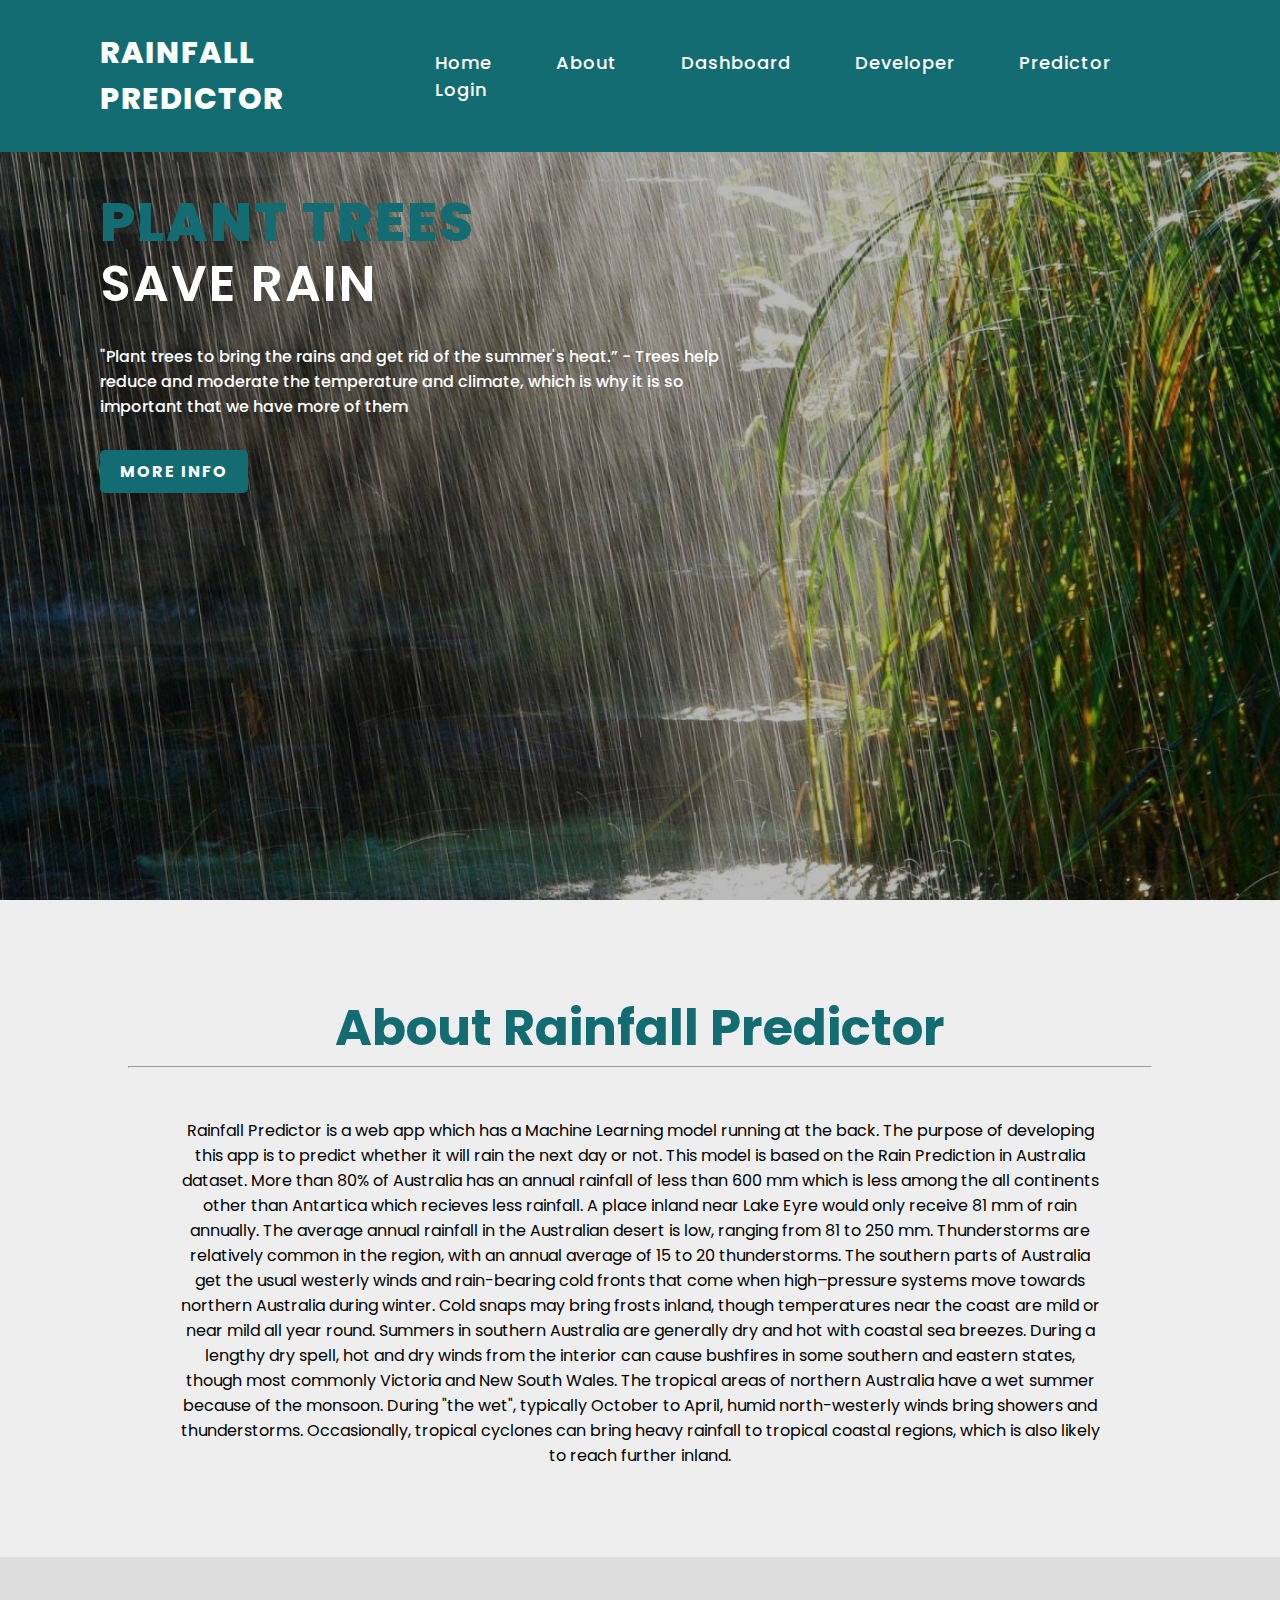
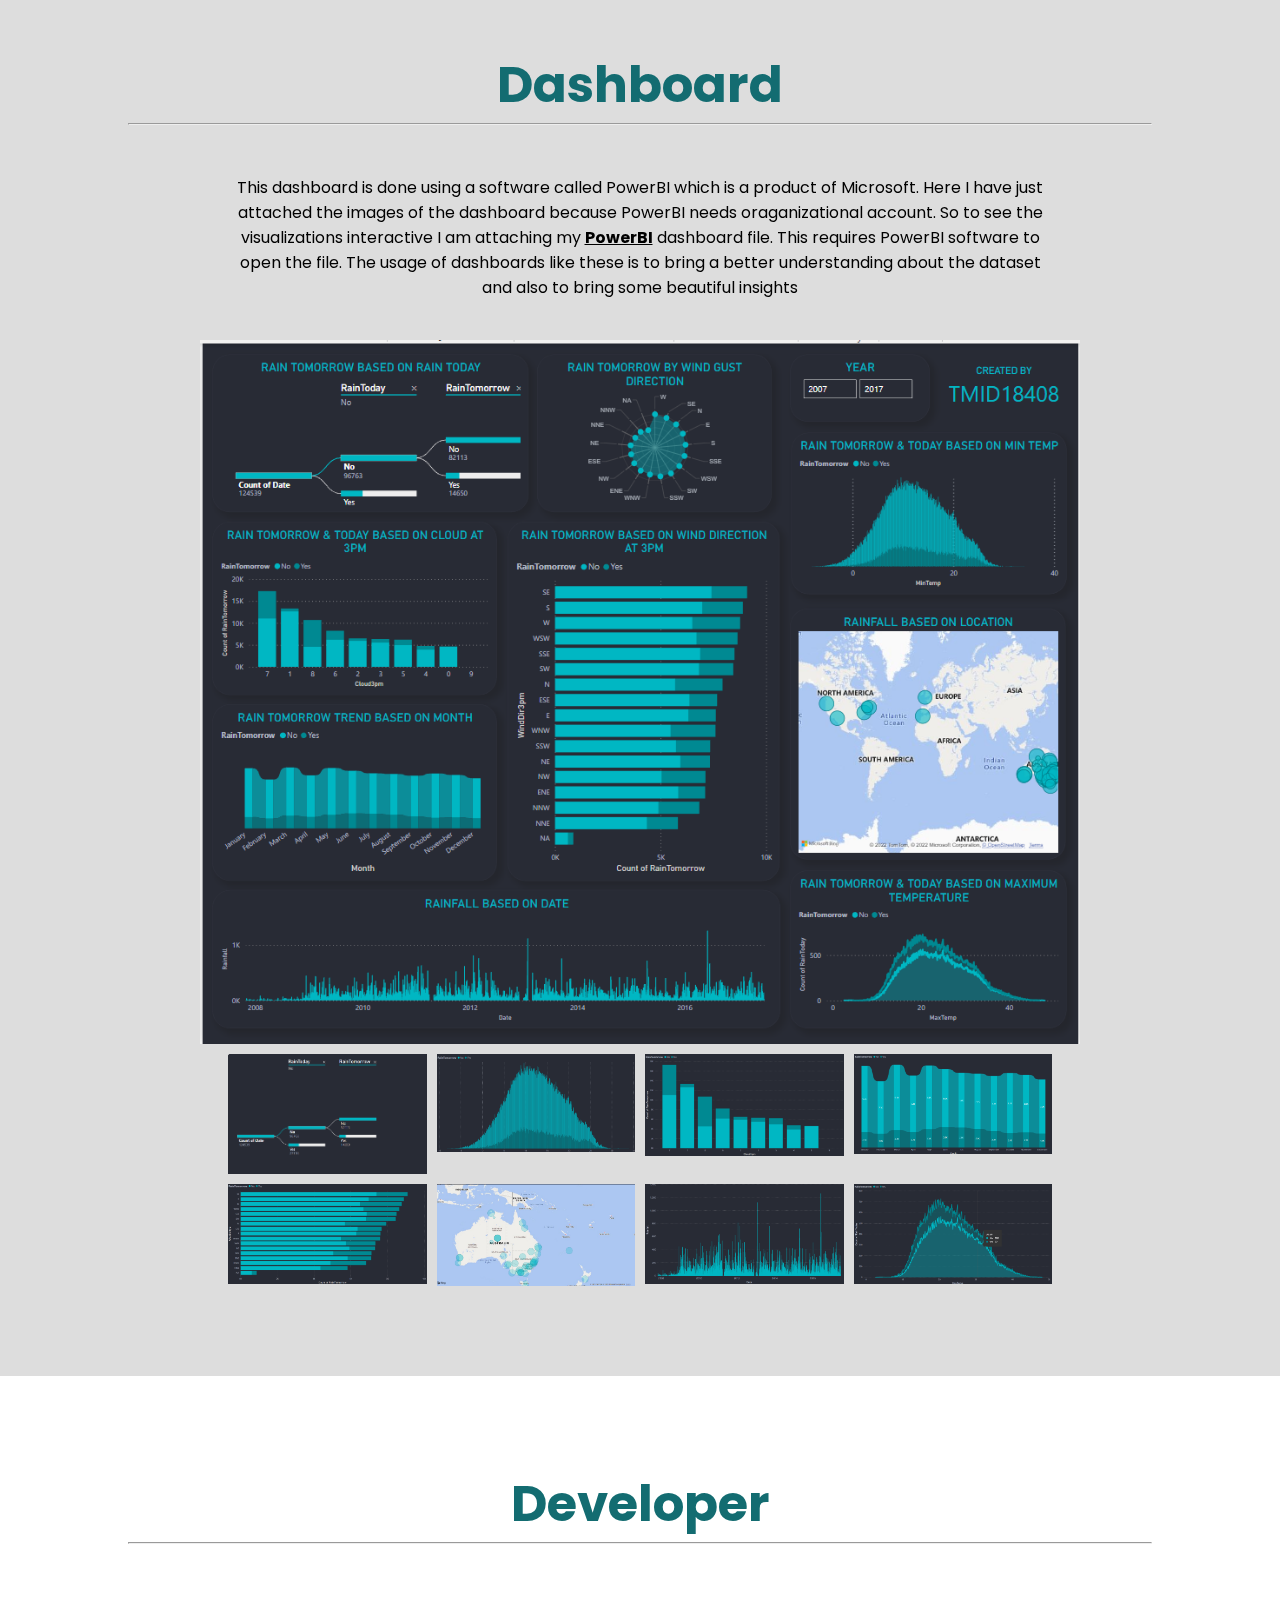
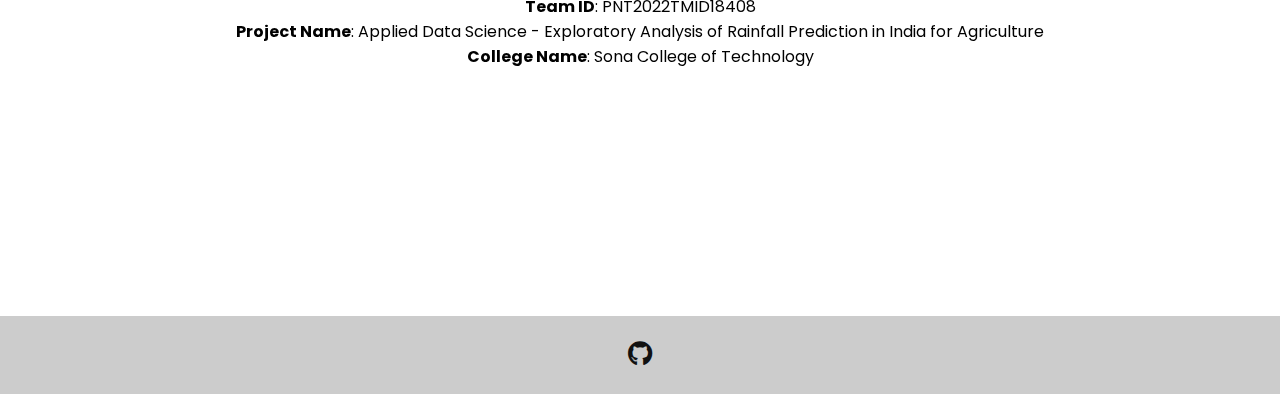
<file: Final Deliverables/templates/index.html>
<!DOCTYPE html>
<html lang="en" dir="ltr">
  <head>
    <meta charset="utf-8">
    <meta name="viewport" content="width=device-width, initial-scale=1.0">
    <title>Rainfall Prediction IBM Project</title>
    <link rel="stylesheet" href="../static/style.css">
    <link rel="stylesheet" href="https://cdnjs.cloudflare.com/ajax/libs/font-awesome/5.14.0/css/all.min.css">
  </head>
  <body>

    <section>
      <input type="checkbox" id="check">
      <header>
        </div>
        <h2><a href="#" class="logo">Rainfall Predictor</a></h2>
        <nav class="navigation">
          <a href="#">Home</a>
          <a href="#about">About</a>
          <a href="#dashboard">Dashboard</a>
          <a href="#info">Developer</a>
          <a href="./predict">Predictor</a>
          <a href="./login">Login</a>
        </nav>
        <label for="check">
        <i class="fas fa-bars menu-btn"></i>
        <i class="fas fa-times close-btn"></i>
        </label>
      </header>
      <div class="content" style="margin-top: 15%;">
        <div class="info">
          <h2>Plant Trees <br><span>Save Rain</span></h2>
          <p> "Plant trees to bring the rains and get rid of the summer's heat.” - Trees help reduce and moderate the temperature and climate, which is why it is so important that we have more of them</p>
          <a href="#about" class="info-btn">More info</a>
        </div>
      </div>
    </section>

    <section id="about">
      <h2>About Rainfall Predictor</h2>
      <hr></hr>
      <p class="about-content" style="text-align: center;">Rainfall Predictor is a web app which has 
      a Machine Learning model running at the back. The purpose of developing this app is to 
      predict whether it will rain the next day or not. This model is based on the Rain Prediction
      in Australia dataset. More than 80% of Australia has an annual rainfall of less than 
      600 mm which is less among the all continents other than Antartica which recieves less 
      rainfall. A place inland near Lake Eyre would only receive 81 mm of rain annually. The 
      average annual rainfall in the Australian desert is low, ranging from 81 to 250 mm. 
      Thunderstorms are relatively common in the region, with an annual average of 15 to 20 
      thunderstorms. The southern parts of Australia get the usual westerly winds and 
      rain-bearing cold fronts that come when high–pressure systems move towards northern 
      Australia during winter. Cold snaps may bring frosts inland, though temperatures near the
      coast are mild or near mild all year round. Summers in southern Australia are generally 
      dry and hot with coastal sea breezes. During a lengthy dry spell, hot and dry winds from 
      the interior can cause bushfires in some southern and eastern states, though most commonly
      Victoria and New South Wales. The tropical areas of northern Australia have a wet summer 
      because of the monsoon. During "the wet", typically October to April, humid north-westerly
       winds bring showers and thunderstorms. Occasionally, tropical cyclones can bring heavy 
       rainfall to tropical coastal regions, which is also likely to reach further inland. 
      </p>
    </section>

    <section id="dashboard">
      <h2>Dashboard</h2>
      <hr></hr>
      <p class="about-content" style="text-align: center;">This dashboard is done using a software called PowerBI which is a product of Microsoft.
        Here I have just attached the images of the dashboard because PowerBI needs oraganizational
        account. So to see the visualizations interactive I am attaching my <a href="../static/rain.pbix" style="color: black; font-weight: bold;">PowerBI</a>
        dashboard file. This requires PowerBI software to open the file. The usage of dashboards like
        these is to bring a better understanding about the dataset and also to bring some beautiful insights</p>
      <img class="dashboard-image" src="../static/dashboard.png" alt="1">
      <div>
        <img src="../static/1.png" alt="1">
        <img src="../static/3.png" alt="3">
        <img src="../static/4.png" alt="4">
        <img src="../static/5.png" alt="5">
        <img src="../static/6.png" alt="6">
        <img src="../static/7.png" alt="7">
        <img src="../static/8.png" alt="8">
        <img src="../static/9.png" alt="9">
      </div>
    </section>

    <section id="info">
        <h2>Developer</h2>
        <hr></hr>
        <p class="about-content" style="text-align: center;">
          <b>Team ID</b>: PNT2022TMID18408
          <br>
          <b>Project Name</b>: Applied Data Science - Exploratory Analysis of Rainfall Prediction in India for Agriculture
          <br>
          <b>College Name</b>: Sona College of Technology
        </p>
    </section>

    <footer>
      <div class="media-icons">
        <a href="https://github.com/IBM-EPBL/IBM-Project-26384-1660025775"><i class="fab fa-github"></i></a>
      </div>
    </footer>

  </body>
</html>
</file>
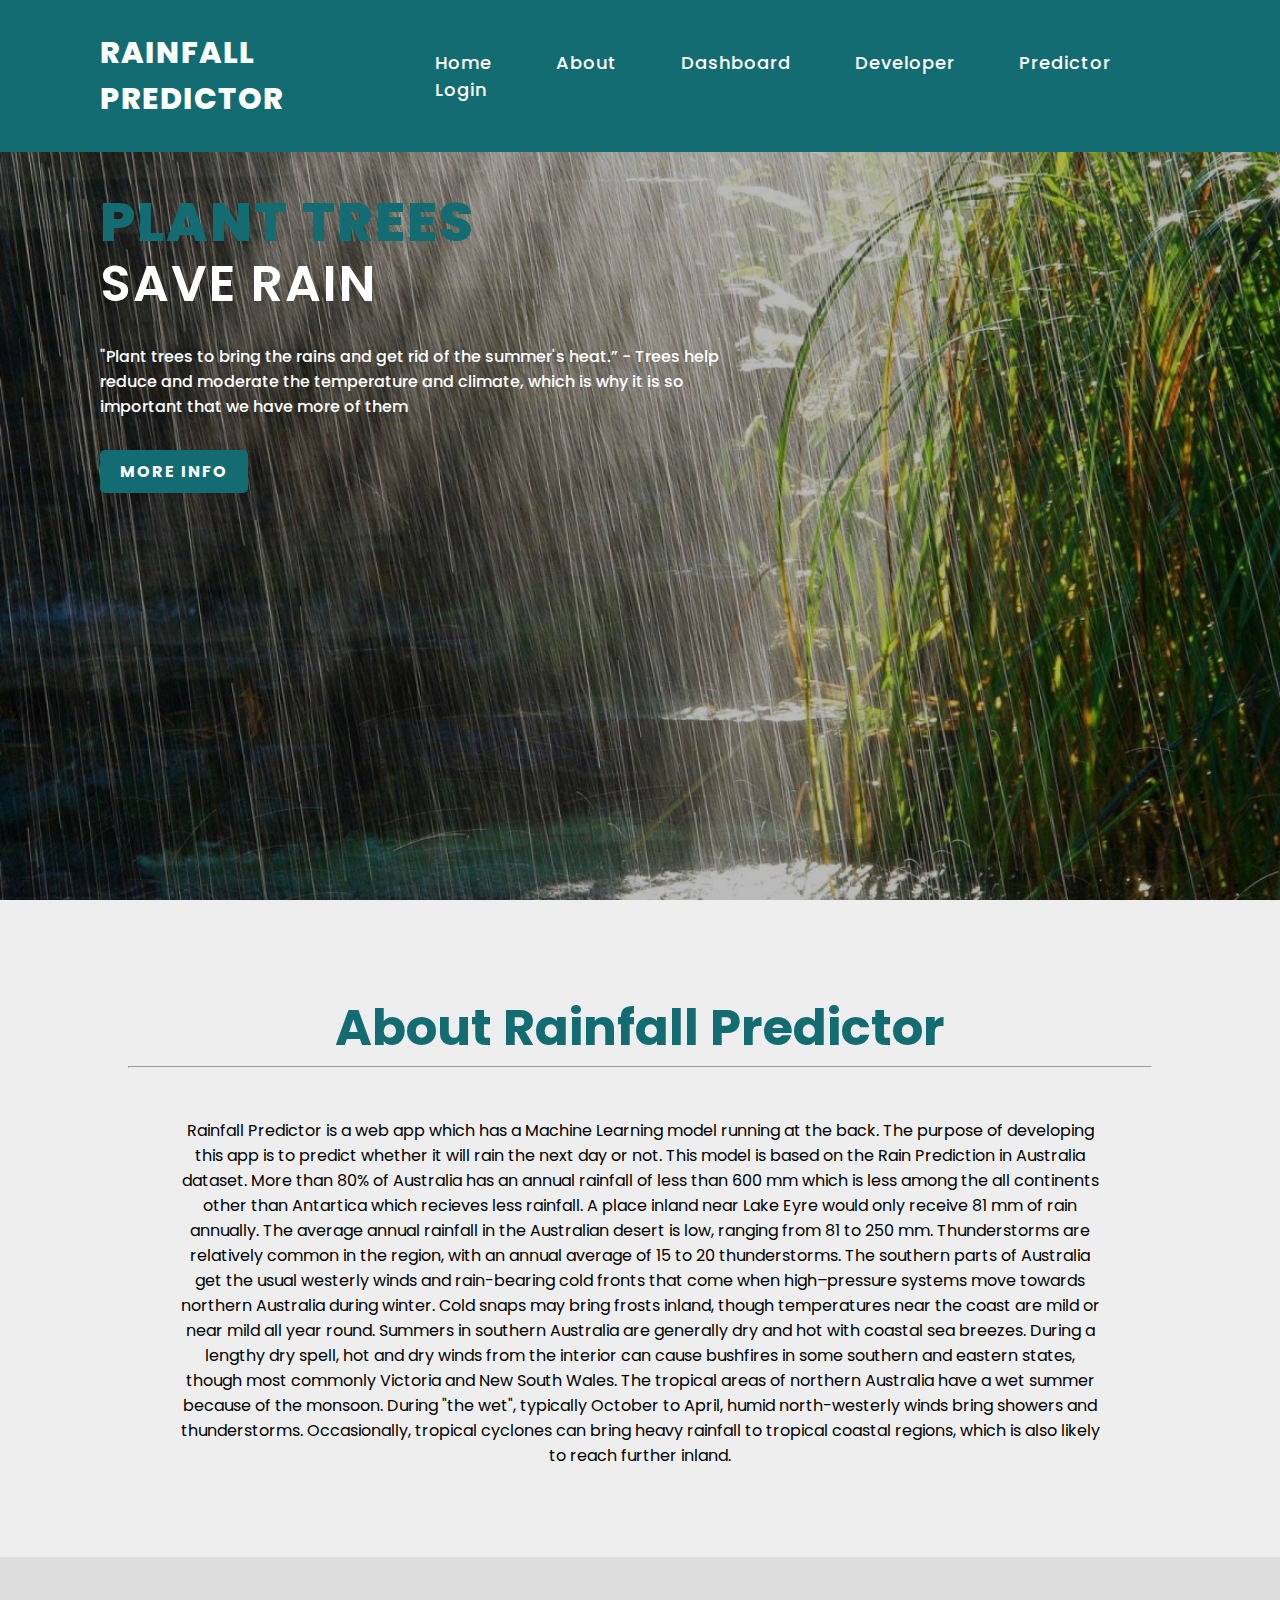
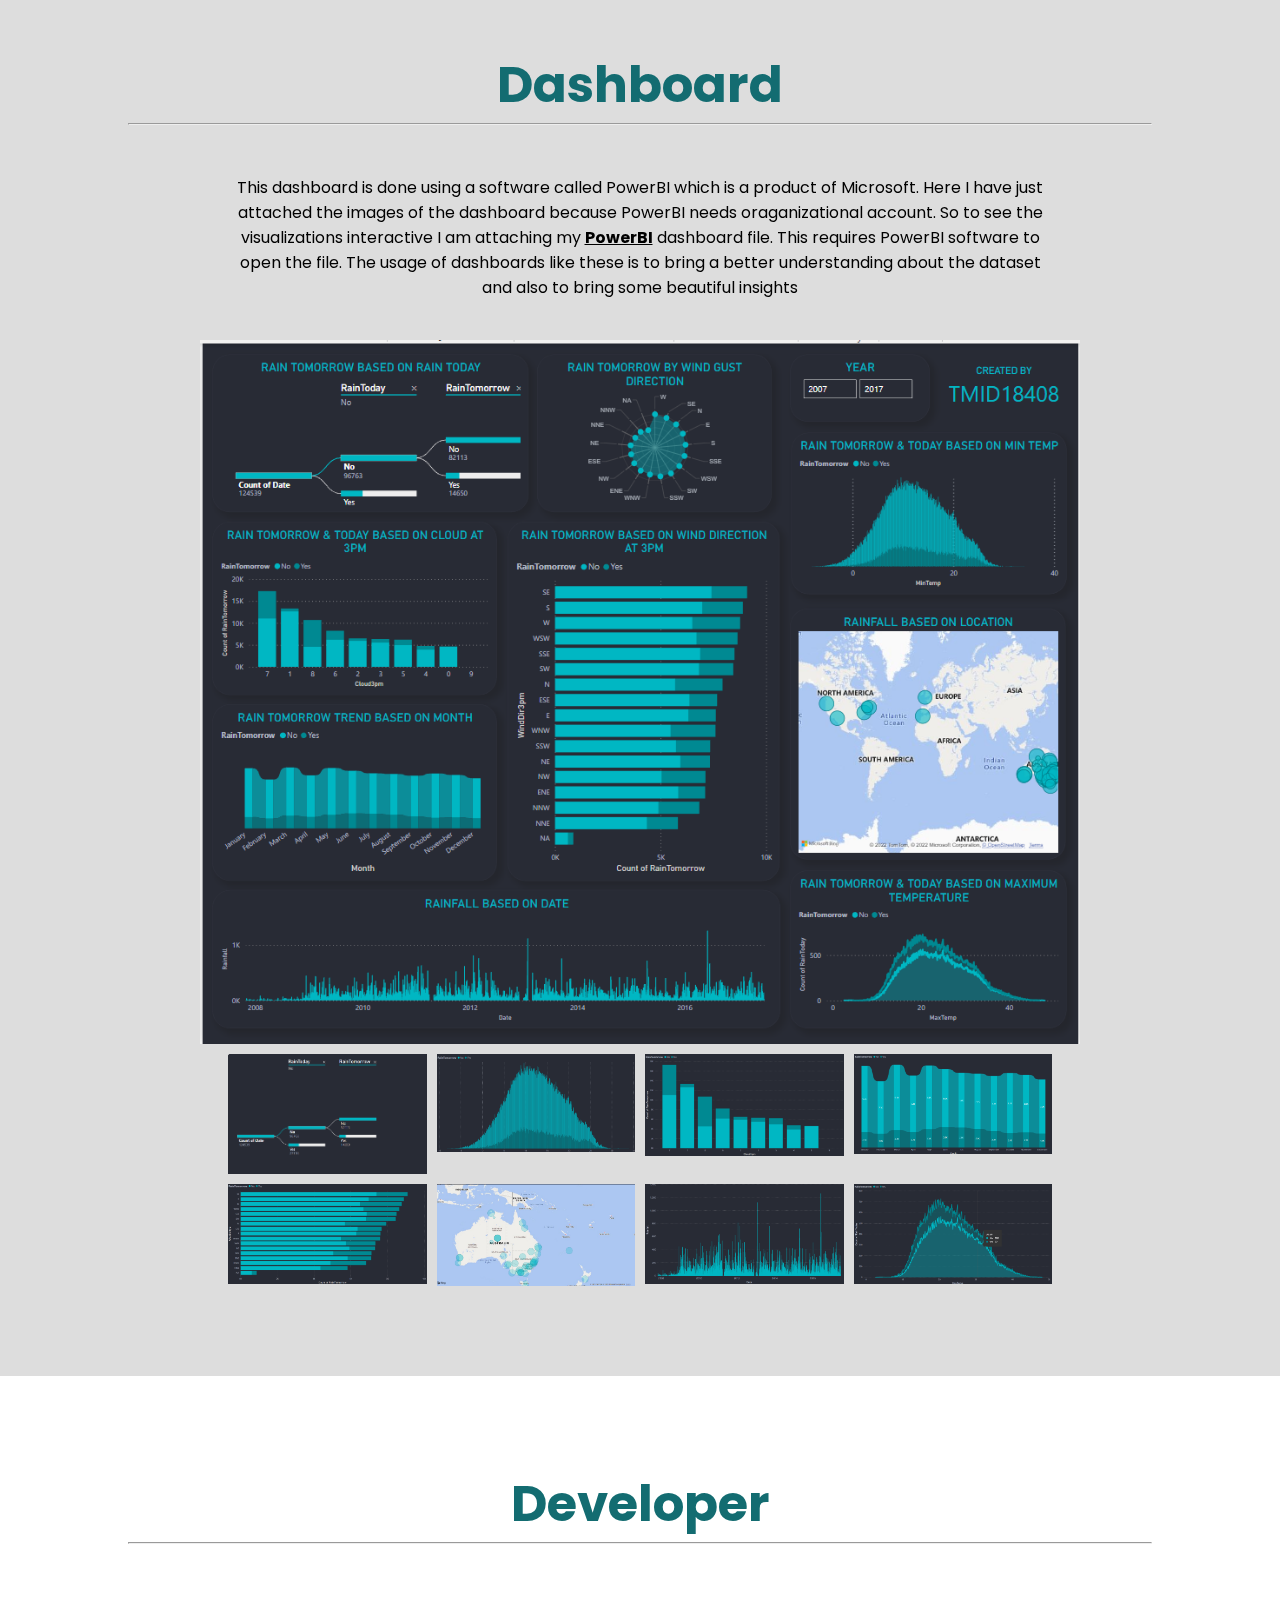
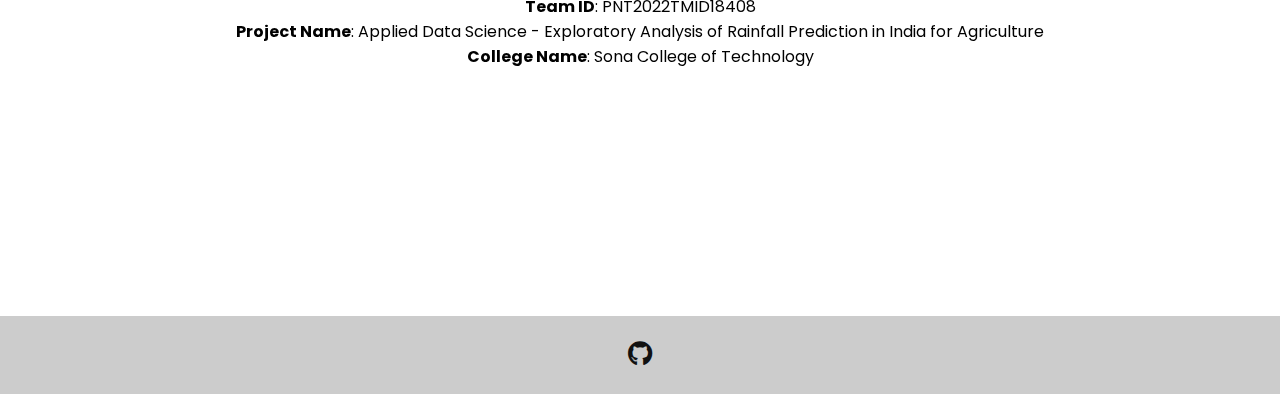
<file: Project Development Phase/Sprint-3/Application Building/templates/index.html>
<!DOCTYPE html>
<html lang="en" dir="ltr">
  <head>
    <meta charset="utf-8">
    <meta name="viewport" content="width=device-width, initial-scale=1.0">
    <title>Rainfall Prediction IBM Project</title>
    <link rel="stylesheet" href="../static/style.css">
    <link rel="stylesheet" href="https://cdnjs.cloudflare.com/ajax/libs/font-awesome/5.14.0/css/all.min.css">
  </head>
  <body>

    <section>
      <input type="checkbox" id="check">
      <header>
        </div>
        <h2><a href="#" class="logo">Rainfall Predictor</a></h2>
        <nav class="navigation">
          <a href="#">Home</a>
          <a href="#about">About</a>
          <a href="#dashboard">Dashboard</a>
          <a href="#info">Developer</a>
          <a href="./predict">Predictor</a>
          <a href="login.html">Login</a>
        </nav>
        <label for="check">
        <i class="fas fa-bars menu-btn"></i>
        <i class="fas fa-times close-btn"></i>
        </label>
      </header>
      <div class="content" style="margin-top: 15%;">
        <div class="info">
          <h2>Plant Trees <br><span>Save Rain</span></h2>
          <p> "Plant trees to bring the rains and get rid of the summer's heat.” - Trees help reduce and moderate the temperature and climate, which is why it is so important that we have more of them</p>
          <a href="#about" class="info-btn">More info</a>
        </div>
      </div>
    </section>

    <section id="about">
      <h2>About Rainfall Predictor</h2>
      <hr></hr>
      <p class="about-content" style="text-align: center;">Rainfall Predictor is a web app which has 
      a Machine Learning model running at the back. The purpose of developing this app is to 
      predict whether it will rain the next day or not. This model is based on the Rain Prediction
      in Australia dataset. More than 80% of Australia has an annual rainfall of less than 
      600 mm which is less among the all continents other than Antartica which recieves less 
      rainfall. A place inland near Lake Eyre would only receive 81 mm of rain annually. The 
      average annual rainfall in the Australian desert is low, ranging from 81 to 250 mm. 
      Thunderstorms are relatively common in the region, with an annual average of 15 to 20 
      thunderstorms. The southern parts of Australia get the usual westerly winds and 
      rain-bearing cold fronts that come when high–pressure systems move towards northern 
      Australia during winter. Cold snaps may bring frosts inland, though temperatures near the
      coast are mild or near mild all year round. Summers in southern Australia are generally 
      dry and hot with coastal sea breezes. During a lengthy dry spell, hot and dry winds from 
      the interior can cause bushfires in some southern and eastern states, though most commonly
      Victoria and New South Wales. The tropical areas of northern Australia have a wet summer 
      because of the monsoon. During "the wet", typically October to April, humid north-westerly
       winds bring showers and thunderstorms. Occasionally, tropical cyclones can bring heavy 
       rainfall to tropical coastal regions, which is also likely to reach further inland. 
      </p>
    </section>

    <section id="dashboard">
      <h2>Dashboard</h2>
      <hr></hr>
      <p class="about-content" style="text-align: center;">This dashboard is done using a software called PowerBI which is a product of Microsoft.
        Here I have just attached the images of the dashboard because PowerBI needs oraganizational
        account. So to see the visualizations interactive I am attaching my <a href="../static/rain.pbix" style="color: black; font-weight: bold;">PowerBI</a>
        dashboard file. This requires PowerBI software to open the file. The usage of dashboards like
        these is to bring a better understanding about the dataset and also to bring some beautiful insights</p>
      <img class="dashboard-image" src="../static/dashboard.png" alt="1">
      <div>
        <img src="../static/1.png" alt="1">
        <img src="../static/3.png" alt="3">
        <img src="../static/4.png" alt="4">
        <img src="../static/5.png" alt="5">
        <img src="../static/6.png" alt="6">
        <img src="../static/7.png" alt="7">
        <img src="../static/8.png" alt="8">
        <img src="../static/9.png" alt="9">
      </div>
    </section>

    <section id="info">
        <h2>Developer</h2>
        <hr></hr>
        <p class="about-content" style="text-align: center;">
          <b>Team ID</b>: PNT2022TMID18408
          <br>
          <b>Project Name</b>: Applied Data Science - Exploratory Analysis of Rainfall Prediction in India for Agriculture
          <br>
          <b>College Name</b>: Sona College of Technology
        </p>
    </section>

    <footer>
      <div class="media-icons">
        <a href="https://github.com/IBM-EPBL/IBM-Project-26384-1660025775"><i class="fab fa-github"></i></a>
      </div>
    </footer>

  </body>
</html>
</file>
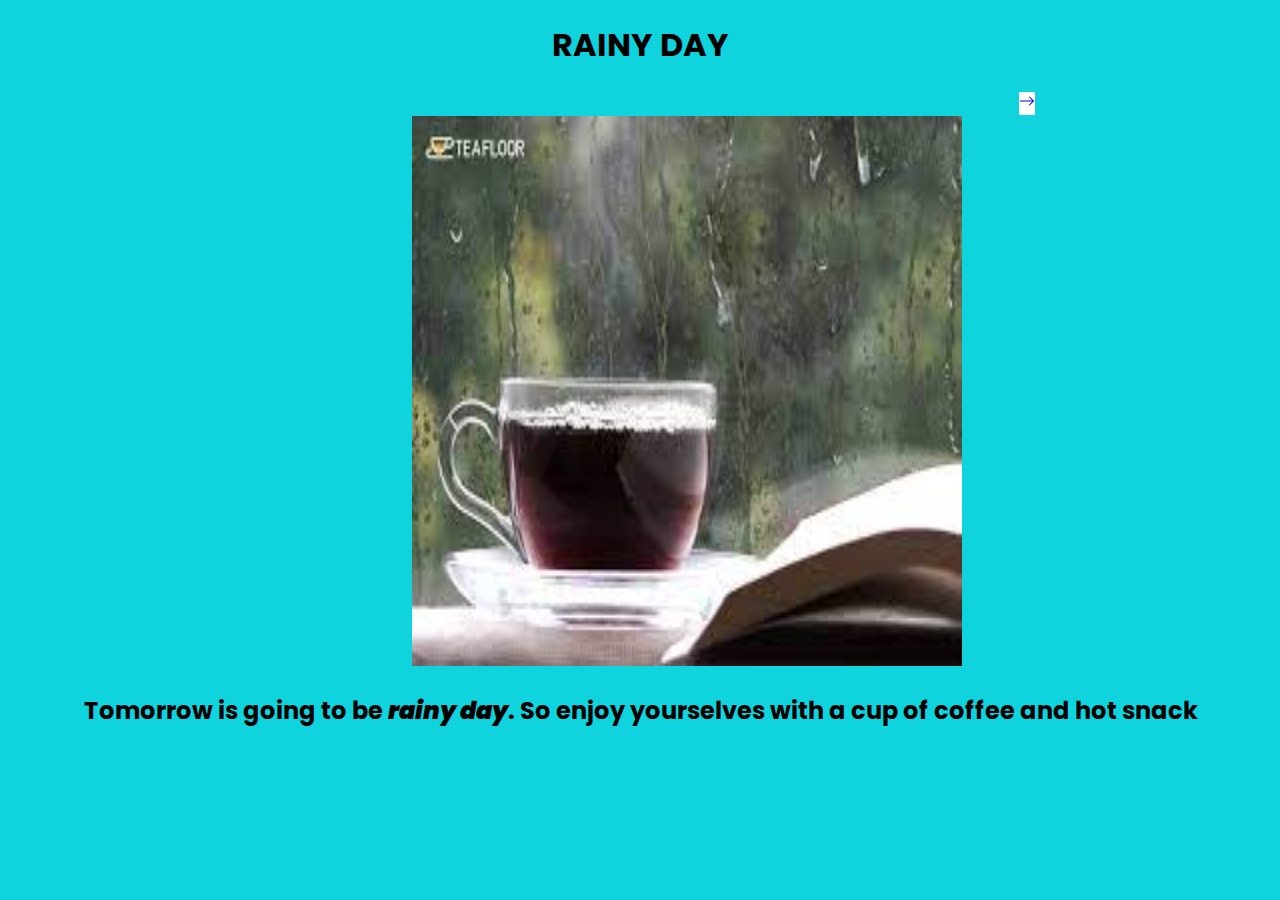
<file: Final Deliverables/templates/after_rainy.html>
<!DOCTYPE html>
<html lang="en">
<head>
    <meta charset="UTF-8">
    <meta http-equiv="X-UA-Compatible" content="IE=edge">
    <meta name="viewport" content="width=device-width, initial-scale=1.0">
    <link href="https://fonts.googleapis.com/css2?family=Poppins:wght@100;400;500;600;700;800;900&display=swap" rel="stylesheet">
    <link rel="stylesheet" href="../static/after.css">
    <title>Rainy Day</title>
</head>
<body>
    <h1 style="text-align: center; font-size: 3 rem; font-weight: bolder">RAINY DAY</h1>
    <a href="./fb" style="margin: 80%; background-color:white"><svg xmlns="http://www.w3.org/2000/svg" width="16" height="16" fill="currentColor" class="bi bi-arrow-right" viewBox="0 0 16 16">
        <path fill-rule="evenodd" d="M1 8a.5.5 0 0 1 .5-.5h11.793l-3.147-3.146a.5.5 0 0 1 .708-.708l4 4a.5.5 0 0 1 0 .708l-4 4a.5.5 0 0 1-.708-.708L13.293 8.5H1.5A.5.5 0 0 1 1 8z"/>
      </svg></a>
    <div class="rainyimg">
        <img src="../static/rainy.jpg" alt="Vasanth" style="height: 550px; width: 550px; margin-left: 32%">
    </div>
    <div>
        <h2><center> Tomorrow is going to be <span style="font-style: italic; font-weight: bolder;">rainy day</span>. So enjoy yourselves 
        with a cup of coffee and hot snack </center></h2>
   </div>
</body>
</html>
</file>
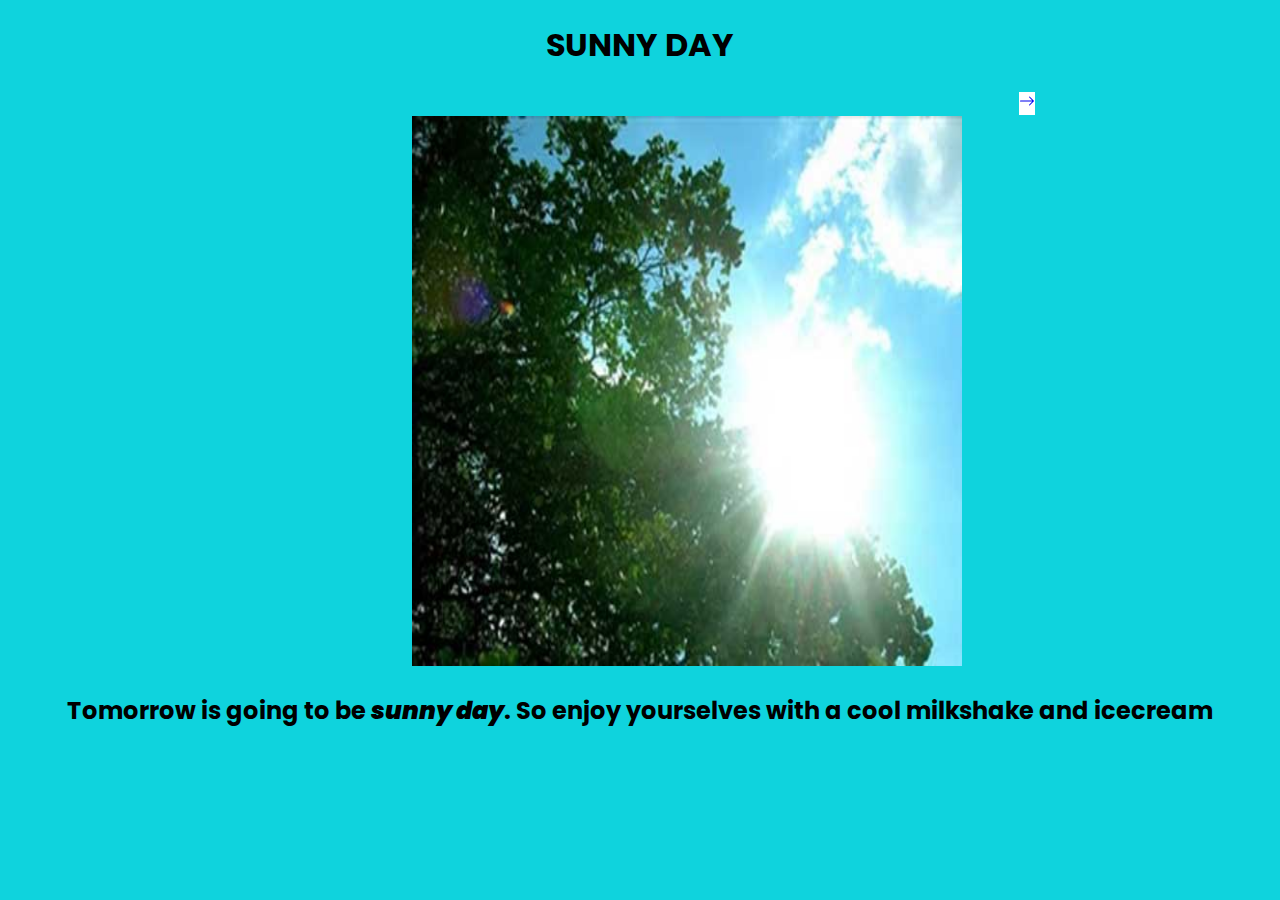
<file: Final Deliverables/templates/after_sunny.html>
<!DOCTYPE html>
<html lang="en">
<head>
    <meta charset="UTF-8">
    <meta http-equiv="X-UA-Compatible" content="IE=edge">
    <meta name="viewport" content="width=device-width, initial-scale=1.0">
    <link href="https://fonts.googleapis.com/css2?family=Poppins:wght@100;400;500;600;700;800;900&display=swap" rel="stylesheet">
    <link rel="stylesheet" href="../static/after.css">
    <title>Sunny Day</title>
</head>
<body>
    <h1 style="text-align: center; font-size: 3 rem; font-weight: bolder">SUNNY DAY</h1>
    <a href="./fb" style="margin: 80%; background-color:white"><svg xmlns="http://www.w3.org/2000/svg" width="16" height="16" fill="currentColor" class="bi bi-arrow-right" viewBox="0 0 16 16">
        <path fill-rule="evenodd" d="M1 8a.5.5 0 0 1 .5-.5h11.793l-3.147-3.146a.5.5 0 0 1 .708-.708l4 4a.5.5 0 0 1 0 .708l-4 4a.5.5 0 0 1-.708-.708L13.293 8.5H1.5A.5.5 0 0 1 1 8z"/>
      </svg></a>
    <div class="rainyimg">
        <img src="../static/sunny.jpg" alt="Sunny Img" style="height: 550px; width: 550px; margin-left: 32%">
    </div>
    <div>
        <h2><center> Tomorrow is going to be <span style="font-style: italic; font-weight: bolder;">sunny day</span>. So enjoy yourselves 
        with a cool milkshake and icecream </center></h2>
   </div>
</body>
</html>
</file>
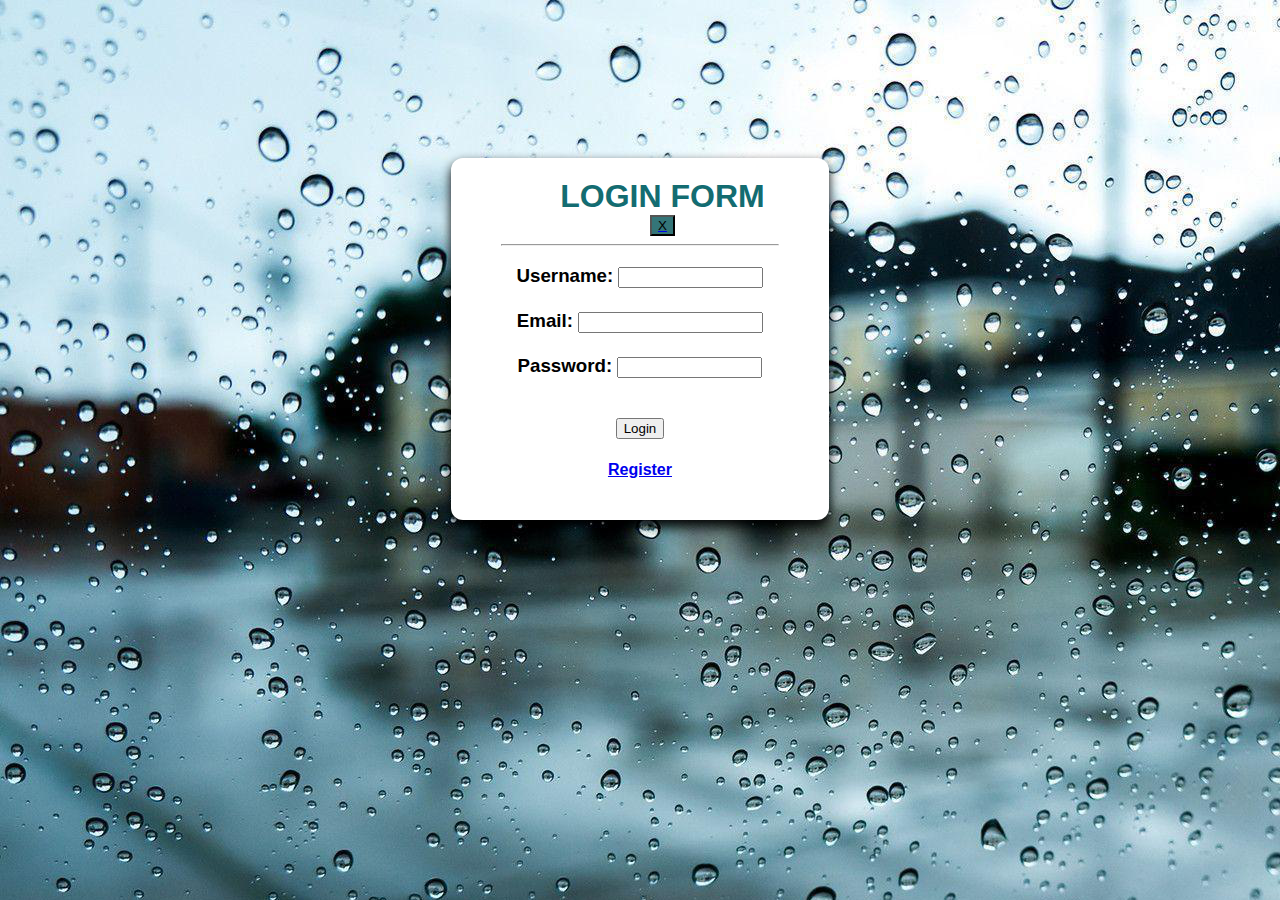
<file: Final Deliverables/templates/login.html>
<!DOCTYPE html>   
<html>   
    <head>  
        <meta name="viewport" content="width=device-width, initial-scale=1">  
        <title> LOGIN HERE!!</title>  
        <link rel="stylesheet" href="../static/predictor.css">
</head>    

<body>
    <div class="container">
        <form class="pform" action="/login", method="post">
            <div>
                <h1 style="display:inline; margin-left: 45px;">LOGIN FORM</h1>
                <a href="/"><button type="button" style="background-color:#347578; display: inline; margin-left: 45px;">X</button></a>
            </div>
            
            <hr>
            <h3> 
            <label>Username: </label>   
                <input type="text" name="username" required size="15"> <br><br>
             <label>Email: </label>  
                <input type="email" name="Email" required size="20"> <br><br>
            <label>Password: </label>  
                <input type="password"  name="password" required size="15">  <br><br>
            </h3>
            <a href="/"><button type="button">Login</button></a>
            <h4><a href="./register"> Register </a>   
        </form>
    </div>
</body>
</html>
</file>
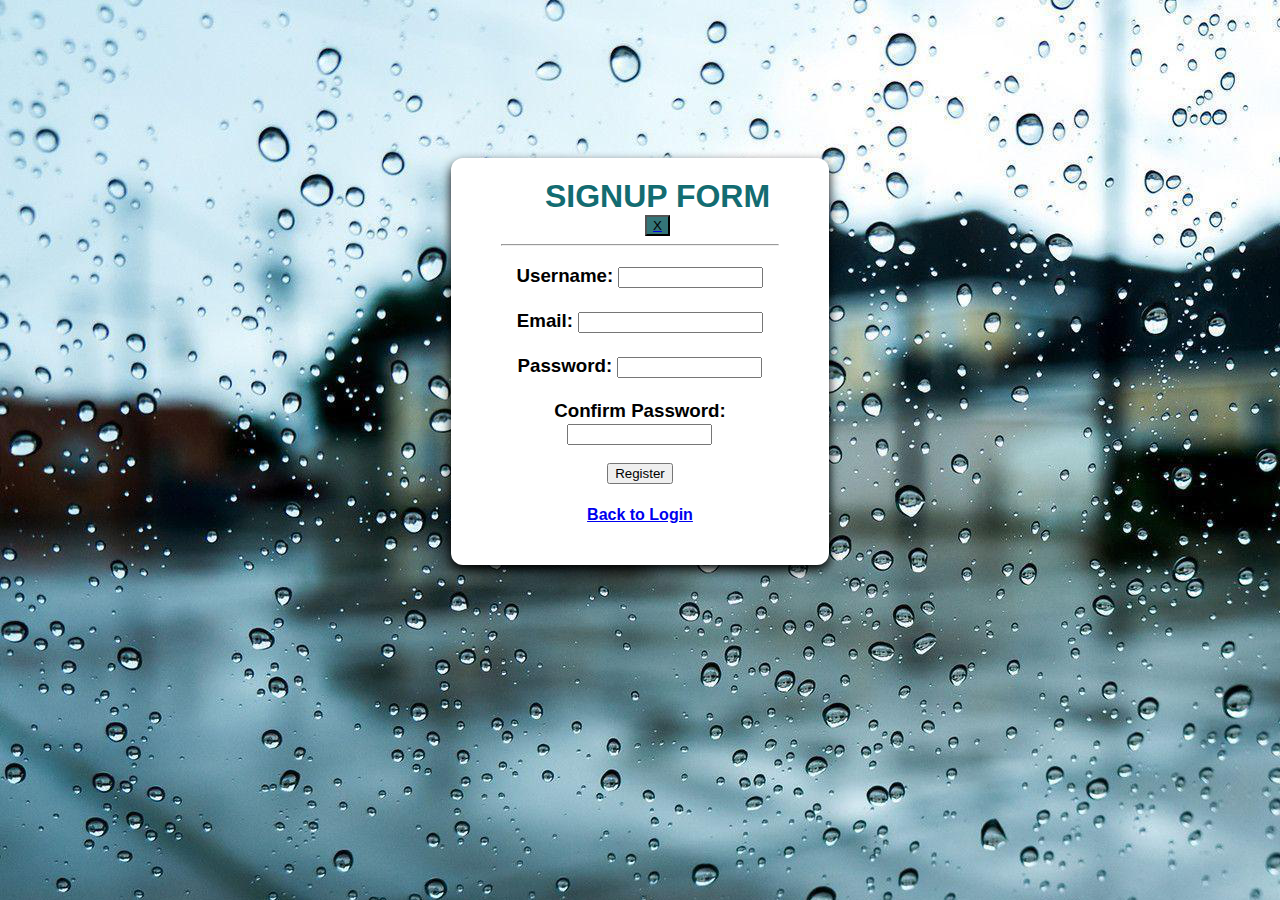
<file: Final Deliverables/templates/register.html>
<!DOCTYPE html>   
<html>   
    <head>  
        <meta name="viewport" content="width=device-width, initial-scale=1">  
        <title> REGISTER HERE!!</title>   
        <link rel="stylesheet" href="../static/predictor.css">
    </head>    

    <body>
        <div class="container">
                <form class="pform" action="/register", method="post">
                    <div>
                        <h1 style="display:inline; margin-left: 35px;">SIGNUP FORM</h1>
                        <a href="/"><button type="button" style="background-color:#347578; display: inline; margin-left: 35px;">X</button></a>
                    </div>
                    <hr>
                    <h3> <label>Username: </label>   
                        <input type="text" name="username" required size="15"> <br><br>  
                    <label>Email: </label>  
                        <input type="email" name="Email" required size="20">  <br><br>
                    <label>Password: </label>  
                        <input type="password"  name="password" required size="15">  <br><br>
                    <label>Confirm Password: </label>  
                        <input type="password"  name="password" required size="15">  <br>
                    </h3>
                    <a href="/login"><button type="button">Register</button></a>
                    <h4><a href="/login"> Back to Login </a>           
            </form>
        </div>
    </body>
</html>
</file>
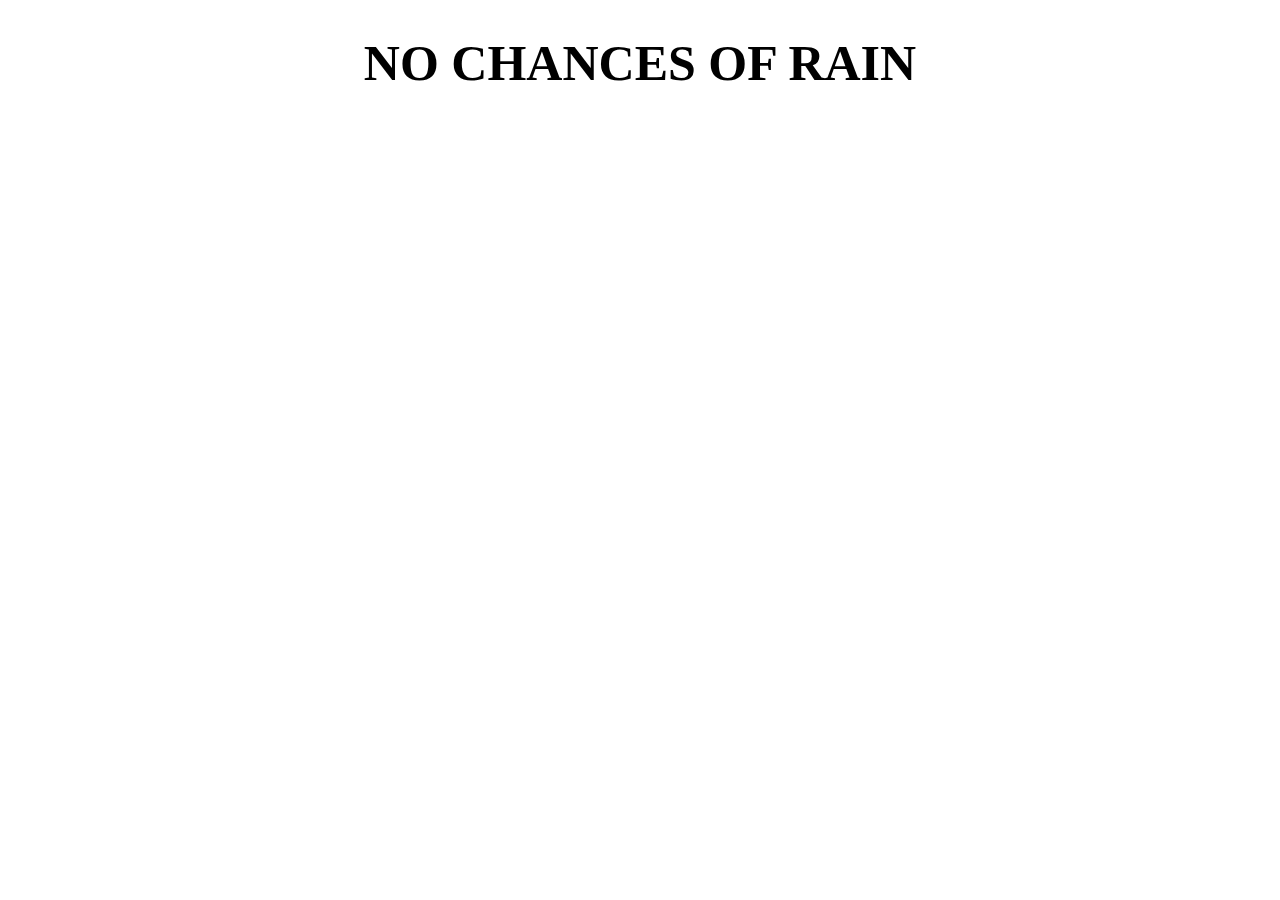
<file: Project Development Phase/Sprint-1/Norain.html>
<!DOCTYPE html>
<html lang="en">
<head>
    <meta charset="UTF-8">
    <title>No Rain</title>
</head>
<body>
<style>
body{
    background-image: url("https://cdn.pixabay.com/photo/2020/01/16/17/41/blue-4771264_960_720.jpg");
    background-repeat: no-repeat;
    background-attachment: fixed;
    background-size: 100% 100%;
}
</style>

    <div class="login">
        <center><h1 style="color:black;font-size:50px;">NO CHANCES OF RAIN</h1></center>
    </div>
</body>
</html>
</file>
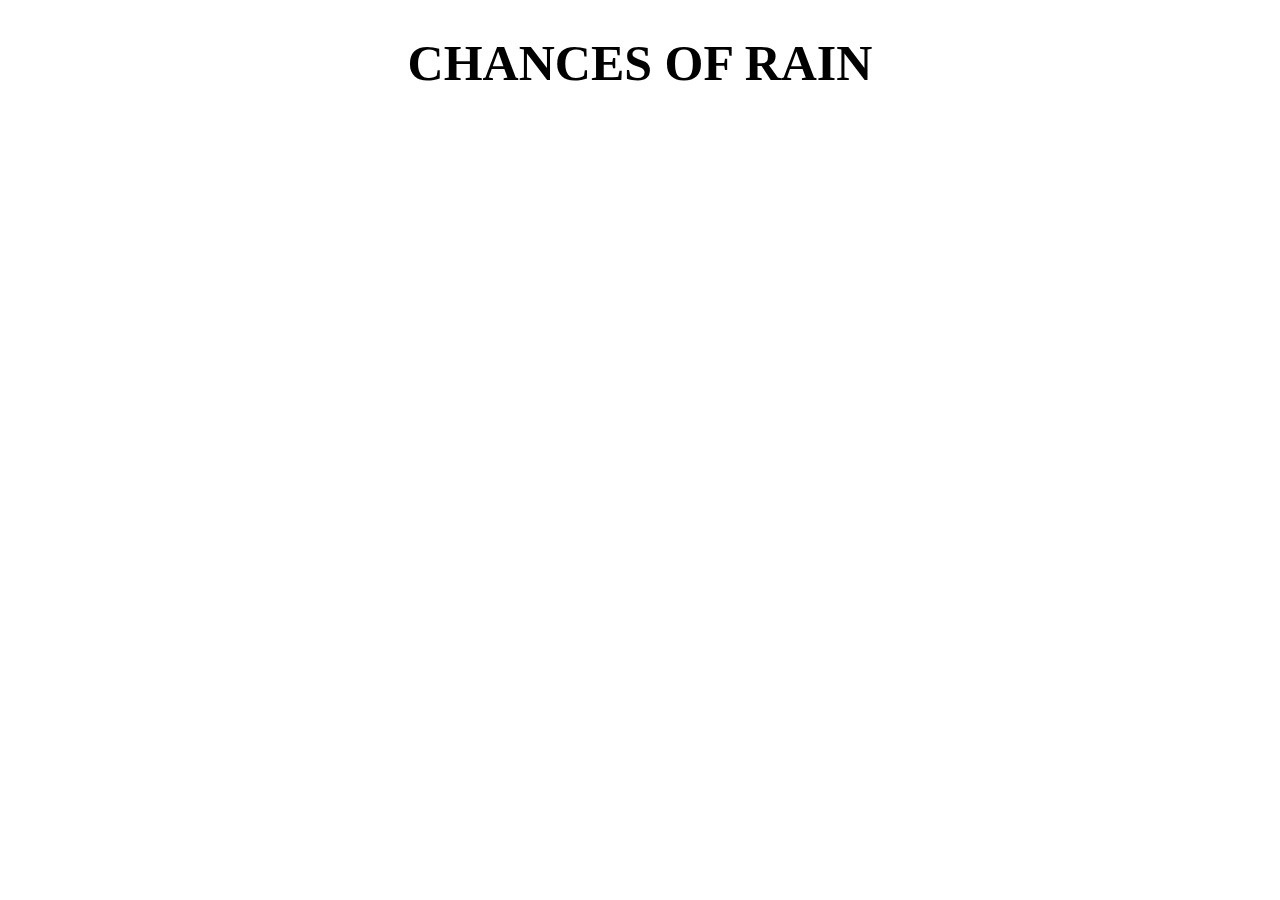
<file: Project Development Phase/Sprint-1/rain.html>
<!DOCTYPE html>
<html lang="en">
<head>
    <meta charset="UTF-8">
    <title>Rain</title>
</head>
<body>
<style>
body{
    background-image: url("https://cdn.pixabay.com/photo/2016/09/19/17/26/fields-1680832_960_720.jpg");
    background-repeat: no-repeat;
    background-attachment: fixed;
    background-size: 100% 100%;
}
</style>
    <div class="login">
        <center><h1 style="color:black;font-size:50px;">CHANCES OF RAIN</h1></center>
    </div>
</body>
</html>
</file>
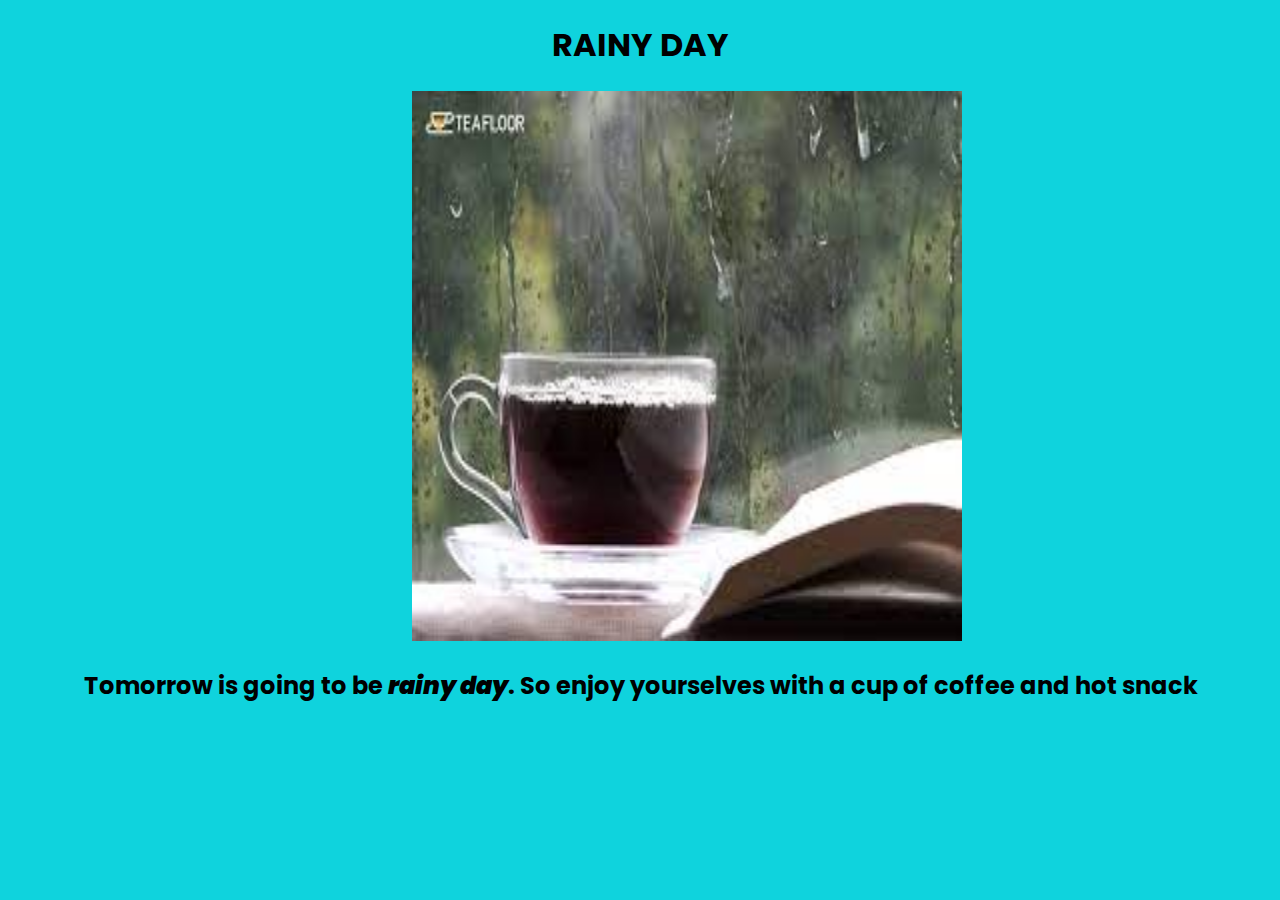
<file: Project Development Phase/Sprint-3/Application Building/templates/after_rainy.html>
<!DOCTYPE html>
<html lang="en">
<head>
    <meta charset="UTF-8">
    <meta http-equiv="X-UA-Compatible" content="IE=edge">
    <meta name="viewport" content="width=device-width, initial-scale=1.0">
    <link href="https://fonts.googleapis.com/css2?family=Poppins:wght@100;400;500;600;700;800;900&display=swap" rel="stylesheet">
    <link rel="stylesheet" href="../static/after.css">
    <title>Rainy Day</title>
</head>
<body>
    <h1 style="text-align: center; font-size: 3 rem; font-weight: bolder">RAINY DAY</h1>
    <div class="rainyimg">
        <img src="../static/rainy.jpg" alt="Vasanth" style="height: 550px; width: 550px; margin-left: 32%">
    </div>
    <div>
        <h2><center> Tomorrow is going to be <span style="font-style: italic; font-weight: bolder;">rainy day</span>. So enjoy yourselves 
        with a cup of coffee and hot snack </center></h2>
   </div>
</body>
</html>
</file>
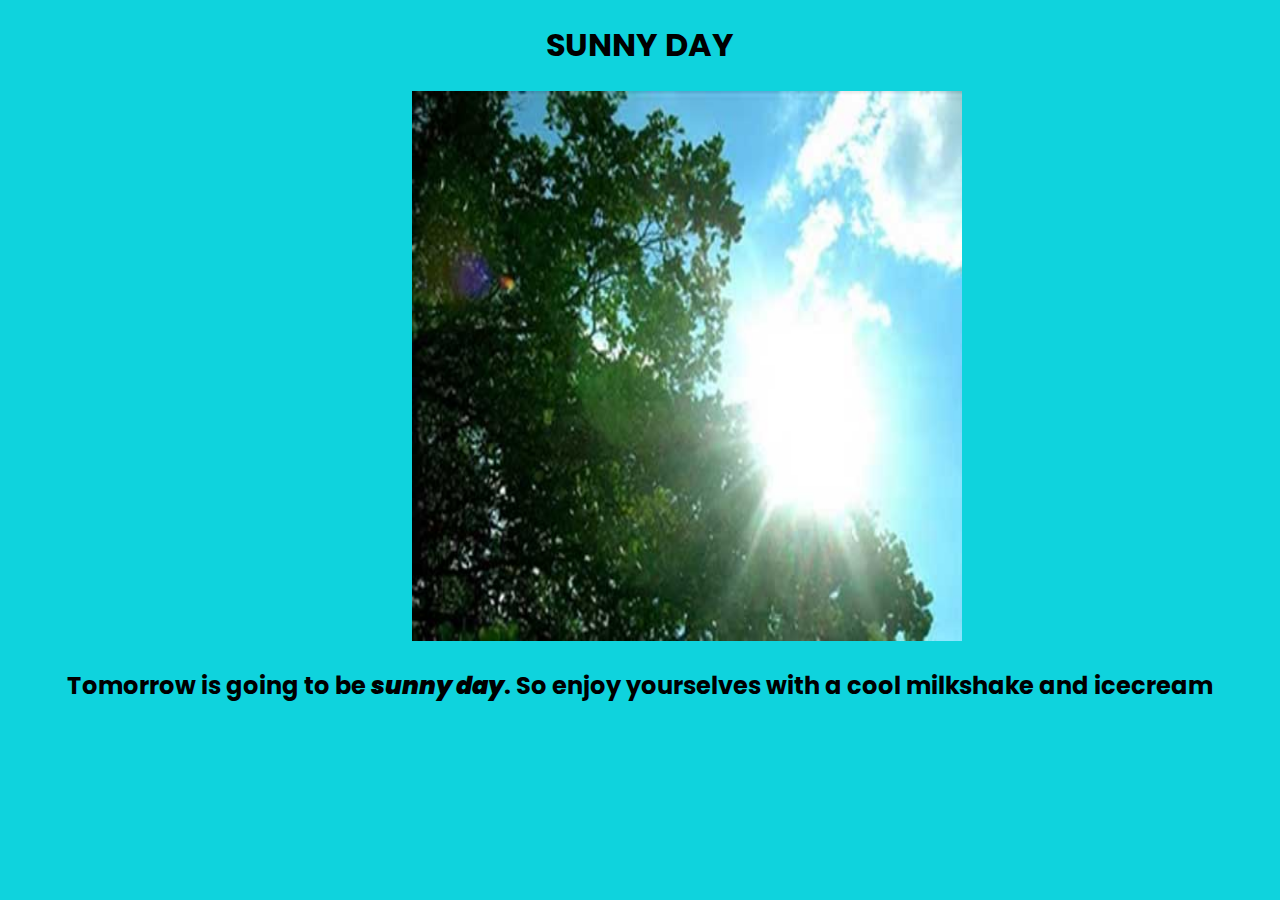
<file: Project Development Phase/Sprint-3/Application Building/templates/after_sunny.html>
<!DOCTYPE html>
<html lang="en">
<head>
    <meta charset="UTF-8">
    <meta http-equiv="X-UA-Compatible" content="IE=edge">
    <meta name="viewport" content="width=device-width, initial-scale=1.0">
    <link href="https://fonts.googleapis.com/css2?family=Poppins:wght@100;400;500;600;700;800;900&display=swap" rel="stylesheet">
    <link rel="stylesheet" href="../static/after.css">
    <title>Sunny Day</title>
</head>
<body>
    <h1 style="text-align: center; font-size: 3 rem; font-weight: bolder">SUNNY DAY</h1>
    <div class="rainyimg">
        <img src="../static/sunny.jpg" alt="Sunny Img" style="height: 550px; width: 550px; margin-left: 32%">
    </div>
    <div>
        <h2><center> Tomorrow is going to be <span style="font-style: italic; font-weight: bolder;">sunny day</span>. So enjoy yourselves 
        with a cool milkshake and icecream </center></h2>
   </div>
</body>
</html>
</file>
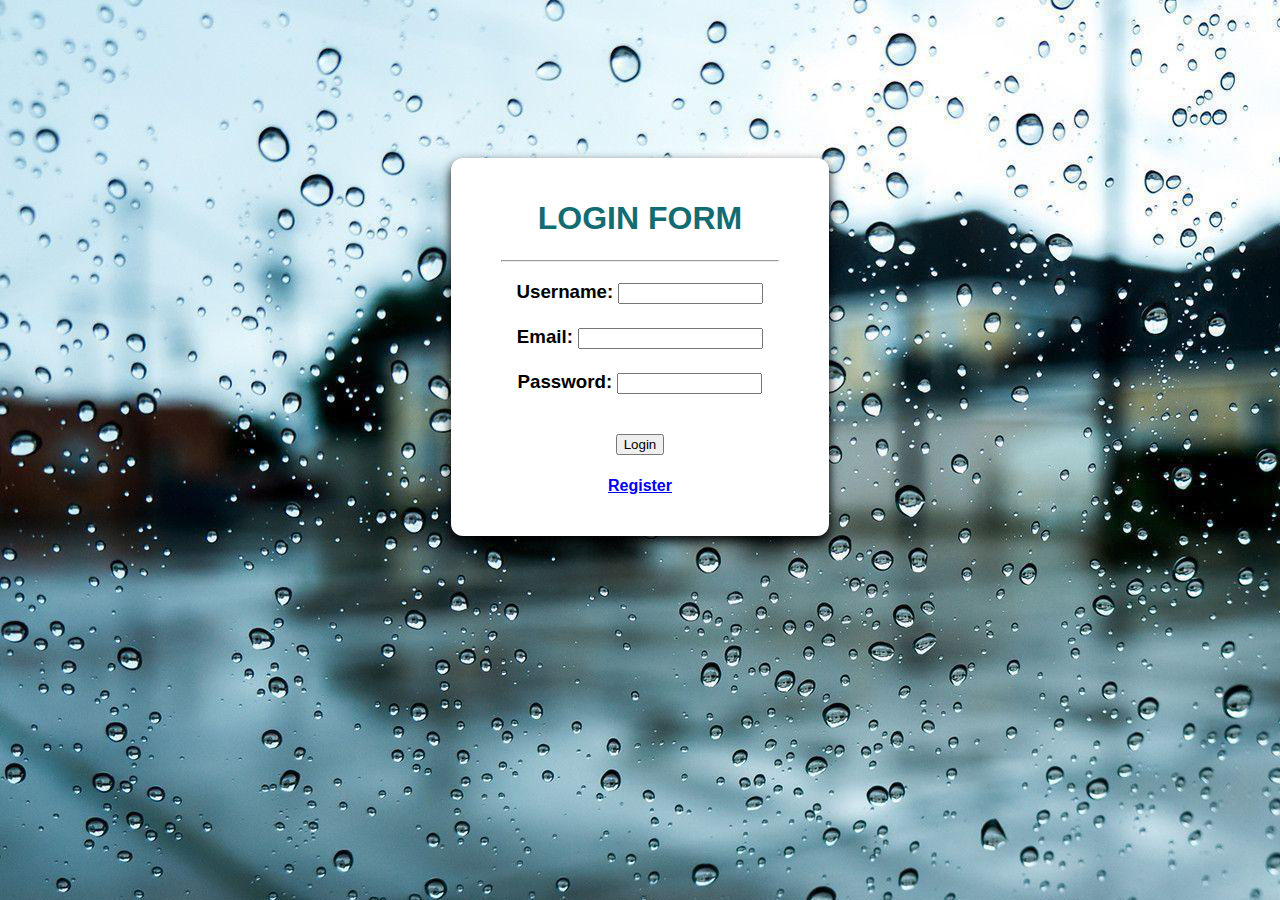
<file: Project Development Phase/Sprint-3/Application Building/templates/login.html>
<!DOCTYPE html>   
<html>   
    <head>  
        <meta name="viewport" content="width=device-width, initial-scale=1">  
        <title> LOGIN HERE!!</title>  
        <link rel="stylesheet" href="../static/predictor.css">
</head>    

<body>
    <div class="container">
        <form class="pform">
            <h1>LOGIN FORM</h1>
            <hr>
            <h3> 
            <label>Username: </label>   
                <input type="text" name="username" required size="15"> <br><br>
             <label>Email: </label>  
                <input type="email" name="Email" required size="20"> <br><br>
            <label>Password: </label>  
                <input type="password"  name="password" required size="15">  <br><br>
            </h3>
            <a href="#"><button type="button">Login</button></a>
            <h4><a href="register.html"> Register </a>   
        </form>
    </div>
</body>
</html>
</file>
<file: Final Deliverables/static/style.css>
@import url("https://fonts.googleapis.com/css2?family=Poppins:wght@200;300;400;500;600;700;800;900&display=swap");

* {
	margin: 0;
	padding: 0;
	box-sizing: border-box;
	font-family: "Poppins", sans-serif;
	scroll-behavior: smooth;
	scrollbar-width: thin;
	--primary-color: #136c71;
}

section {
	position: relative;
	width: 100%;
	min-height: 100vh;
	display: flex;
	flex-direction: column;
}

section a {
	color: #fff;
}

section:nth-child(1) {
	justify-content: flex-start;
	background: linear-gradient(#0004, #0004),
		url(srain.jpg)
			no-repeat;
	background-size: cover;
	background-position: center;
	color: #fff;
}

section:nth-child(1) .media-icons i {
	color: var(--primary-color);
	color: #eee;
}

#about {
	background-color: #eee;
	min-height: 60vh;
	padding: 7% 10%;
}

#info {
	min-height: 60vh;
	padding: 7% 10%;
}

#dashboard {
	padding: 7% 10%;
	background-color: #ddd;
}


#dashboard p {
	margin-bottom: 40px;
	padding: 0 10%;
}

#dashboard img {
	max-height: 85vh;
}

#dashboard div {
	margin-top: 10px;
	padding: 0 100px;
	display: grid;
	grid-gap: 10px;
	grid-template-columns: 1fr 1fr 1fr 1fr;
}

#dashboard div img {
	width: 100%;
	max-height: 120px;
}

.dashboard-image {
	padding: 0 7%;
}

#about > div,
#info > div {
	display: flex;
	align-items: center;
	flex-direction: column;
	width: 50%;
}



#about h2,
#info h2,
#dashboard h2 {
	text-align: center;
	color: var(--primary-color);
	font-size: 50px;
}

.about-content {
	padding: 0 50px;
	margin-top: 50px;
}

header {
	background-color: var(--primary-color);
	position: fixed;
	top: 0;
	width: 100%;
	padding: 30px 100px;
	display: flex;
	justify-content: space-between;
	align-items: center;
}

label {
	display: none;
}

header .logo {
	position: relative;
	font-size: 30px;
	text-decoration: none;
	text-transform: uppercase;
	font-weight: 800;
	letter-spacing: 1px;
}

header .navigation a {
	font-size: 18px;
	text-decoration: none;
	font-weight: 500;
	letter-spacing: 1px;
	padding: 2px 15px;
	border-radius: 20px;
	transition: 0.3s;
	transition-property: background;
}

header .navigation a:not(:last-child) {
	margin-right: 30px;
}

header .navigation a:hover {
	background: #333;
}

.content {
	max-width: 650px;
	margin: 60px 100px;
}

.content .info h2 {
	color: var(--primary-color);
	font-size: 55px;
	text-transform: uppercase;
	font-weight: 800;
	letter-spacing: 2px;
	line-height: 60px;
	margin-bottom: 30px;
}

.content .info h2 span {
	color: #fff;
	font-size: 50px;
	font-weight: 600;
}

.content .info p {
	font-size: 16px;
	font-weight: 500;
	margin-bottom: 40px;
}

.content .info-btn {
	color: #fff;
	background: var(--primary-color);
	text-decoration: none;
	text-transform: uppercase;
	font-weight: 700;
	letter-spacing: 2px;
	padding: 10px 20px;
	border-radius: 5px;
	transition: 0.3s;
	transition-property: background;
}

.content .info-btn:hover {
	background: #082127;
}

.media-icons {
	display: flex;
	justify-content: center;
	align-items: center;
	margin: auto;
}

.media-icons a {
	position: relative;
	color: #111;
	font-size: 25px;
	transition: 0.3s;
	transition-property: transform;
}

.media-icons a:not(:last-child) {
	margin-right: 60px;
}

.media-icons a:hover {
	transform: scale(1.5);
}

#check {
	z-index: 3;
	display: none;
}

footer {
	background-color: #ccc;
	display: flex;
	flex-direction: column;
	align-items: center;
	justify-content: center;
	padding: 20px;
	color: #333;
}

footer p {
	margin-bottom: 15px;
}

/* Responsive CSS */

@media (max-width: 960px) {
	header .navigation {
		display: none;
	}

	label {
		display: block;
		font-size: 25px;
		cursor: pointer;
		transition: 0.3s;
		transition-property: color;
	}

	label:hover {
		color: #fff;
	}

	label .close-btn {
		display: none;
	}

	#check:checked ~ header .navigation {
		z-index: 2;
		position: fixed;
		top: 0;
		bottom: 0;
		left: 0;
		right: 0;
		background: rgba(114, 223, 255, 0.9);
		display: flex;
		flex-direction: column;
		justify-content: center;
		align-items: center;
	}

	#check:checked ~ header .navigation a {
		font-weight: 700;
		margin-right: 0;
		margin-bottom: 50px;
		letter-spacing: 2px;
	}

	#check:checked ~ header label .close-btn {
		z-index: 2;
		position: fixed;
		display: block;
	}

	#check:checked ~ header label .menu-btn {
		display: none;
	}

	label .menu-btn {
		position: absolute;
	}

	header .logo {
		position: absolute;
		bottom: -6px;
	}

	.content {
		margin: 10% 35px;
	}

	.content .info h2 {
		font-size: 45px;
		line-height: 50px;
	}

	.content .info h2 span {
		font-size: 40px;
		font-weight: 600;
	}

	.content .info p {
		font-size: 15px;
	}

	#about {
		padding: 10% 35px;
	}

	#about p,
	#info p {
		font-size: 15px;
	}

	#info {
		flex-direction: column;
	}

	#info div {
		width: 100vw;
		padding: 10% 35px;
	}

	#info div img {
		height: auto;
		width: auto;
		max-height: 50vh;
		max-width: 100%;
	}

	.about-content {
		padding: unset;
	}
}

@media (max-width: 560px) {
	.content .info h2 {
		font-size: 35px;
		line-height: 40px;
	}

	.content .info h2 span {
		font-size: 30px;
		font-weight: 600;
	}

	.content .info p {
		font-size: 14px;
	}
}
</file>
<file: Project Development Phase/Sprint-3/Application Building/static/style.css>
@import url("https://fonts.googleapis.com/css2?family=Poppins:wght@200;300;400;500;600;700;800;900&display=swap");

* {
	margin: 0;
	padding: 0;
	box-sizing: border-box;
	font-family: "Poppins", sans-serif;
	scroll-behavior: smooth;
	scrollbar-width: thin;
	--primary-color: #136c71;
}

section {
	position: relative;
	width: 100%;
	min-height: 100vh;
	display: flex;
	flex-direction: column;
}

section a {
	color: #fff;
}

section:nth-child(1) {
	justify-content: flex-start;
	background: linear-gradient(#0004, #0004),
		url(srain.jpg)
			no-repeat;
	background-size: cover;
	background-position: center;
	color: #fff;
}

section:nth-child(1) .media-icons i {
	color: var(--primary-color);
	color: #eee;
}

#about {
	background-color: #eee;
	min-height: 60vh;
	padding: 7% 10%;
}

#info {
	min-height: 60vh;
	padding: 7% 10%;
}

#dashboard {
	padding: 7% 10%;
	background-color: #ddd;
}


#dashboard p {
	margin-bottom: 40px;
	padding: 0 10%;
}

#dashboard img {
	max-height: 85vh;
}

#dashboard div {
	margin-top: 10px;
	padding: 0 100px;
	display: grid;
	grid-gap: 10px;
	grid-template-columns: 1fr 1fr 1fr 1fr;
}

#dashboard div img {
	width: 100%;
	max-height: 120px;
}

.dashboard-image {
	padding: 0 7%;
}

#about > div,
#info > div {
	display: flex;
	align-items: center;
	flex-direction: column;
	width: 50%;
}



#about h2,
#info h2,
#dashboard h2 {
	text-align: center;
	color: var(--primary-color);
	font-size: 50px;
}

.about-content {
	padding: 0 50px;
	margin-top: 50px;
}

header {
	background-color: var(--primary-color);
	position: fixed;
	top: 0;
	width: 100%;
	padding: 30px 100px;
	display: flex;
	justify-content: space-between;
	align-items: center;
}

label {
	display: none;
}

header .logo {
	position: relative;
	font-size: 30px;
	text-decoration: none;
	text-transform: uppercase;
	font-weight: 800;
	letter-spacing: 1px;
}

header .navigation a {
	font-size: 18px;
	text-decoration: none;
	font-weight: 500;
	letter-spacing: 1px;
	padding: 2px 15px;
	border-radius: 20px;
	transition: 0.3s;
	transition-property: background;
}

header .navigation a:not(:last-child) {
	margin-right: 30px;
}

header .navigation a:hover {
	background: #333;
}

.content {
	max-width: 650px;
	margin: 60px 100px;
}

.content .info h2 {
	color: var(--primary-color);
	font-size: 55px;
	text-transform: uppercase;
	font-weight: 800;
	letter-spacing: 2px;
	line-height: 60px;
	margin-bottom: 30px;
}

.content .info h2 span {
	color: #fff;
	font-size: 50px;
	font-weight: 600;
}

.content .info p {
	font-size: 16px;
	font-weight: 500;
	margin-bottom: 40px;
}

.content .info-btn {
	color: #fff;
	background: var(--primary-color);
	text-decoration: none;
	text-transform: uppercase;
	font-weight: 700;
	letter-spacing: 2px;
	padding: 10px 20px;
	border-radius: 5px;
	transition: 0.3s;
	transition-property: background;
}

.content .info-btn:hover {
	background: #082127;
}

.media-icons {
	display: flex;
	justify-content: center;
	align-items: center;
	margin: auto;
}

.media-icons a {
	position: relative;
	color: #111;
	font-size: 25px;
	transition: 0.3s;
	transition-property: transform;
}

.media-icons a:not(:last-child) {
	margin-right: 60px;
}

.media-icons a:hover {
	transform: scale(1.5);
}

#check {
	z-index: 3;
	display: none;
}

footer {
	background-color: #ccc;
	display: flex;
	flex-direction: column;
	align-items: center;
	justify-content: center;
	padding: 20px;
	color: #333;
}

footer p {
	margin-bottom: 15px;
}

/* Responsive CSS */

@media (max-width: 960px) {
	header .navigation {
		display: none;
	}

	label {
		display: block;
		font-size: 25px;
		cursor: pointer;
		transition: 0.3s;
		transition-property: color;
	}

	label:hover {
		color: #fff;
	}

	label .close-btn {
		display: none;
	}

	#check:checked ~ header .navigation {
		z-index: 2;
		position: fixed;
		top: 0;
		bottom: 0;
		left: 0;
		right: 0;
		background: rgba(114, 223, 255, 0.9);
		display: flex;
		flex-direction: column;
		justify-content: center;
		align-items: center;
	}

	#check:checked ~ header .navigation a {
		font-weight: 700;
		margin-right: 0;
		margin-bottom: 50px;
		letter-spacing: 2px;
	}

	#check:checked ~ header label .close-btn {
		z-index: 2;
		position: fixed;
		display: block;
	}

	#check:checked ~ header label .menu-btn {
		display: none;
	}

	label .menu-btn {
		position: absolute;
	}

	header .logo {
		position: absolute;
		bottom: -6px;
	}

	.content {
		margin: 10% 35px;
	}

	.content .info h2 {
		font-size: 45px;
		line-height: 50px;
	}

	.content .info h2 span {
		font-size: 40px;
		font-weight: 600;
	}

	.content .info p {
		font-size: 15px;
	}

	#about {
		padding: 10% 35px;
	}

	#about p,
	#info p {
		font-size: 15px;
	}

	#info {
		flex-direction: column;
	}

	#info div {
		width: 100vw;
		padding: 10% 35px;
	}

	#info div img {
		height: auto;
		width: auto;
		max-height: 50vh;
		max-width: 100%;
	}

	.about-content {
		padding: unset;
	}
}

@media (max-width: 560px) {
	.content .info h2 {
		font-size: 35px;
		line-height: 40px;
	}

	.content .info h2 span {
		font-size: 30px;
		font-weight: 600;
	}

	.content .info p {
		font-size: 14px;
	}
}
</file>
<file: Final Deliverables/static/after.css>
body {
    background-color: #0fd3dd;
    font-family: 'Poppins', sans-serif;
}

h2{
    font-size: 2 rem;
    font-weight: bold;
}
</file>
<file: Final Deliverables/static/predictor.css>
body {
    /* background-color: #136c71; */
    background-image: url(../static/rainbg.png);
    font-family:"Poppins", sans-serif;
}
.form {
    background-color: white;
    width: 70vw;
    margin: 50px auto;
    padding: 20px 50px;
    box-shadow: 0 5px 11px 0 rgba(0,0,0,0.18),0 4px 15px 0 rgba(0,0,0,0.15);
    border-radius: 12px;
}
.form h1 {
    color: #136c71;
}

.button {
    padding: 5px 30px;
    font-size: 18px;
}

.pform {
    background-color: white;
    width: 22%;
    margin: 12.5% auto;
    padding: 20px 50px;
    box-shadow: 0 5px 11px 0 rgb(0, 0, 0),0 4px 15px 0 rgba(0, 0, 0, 0);
    border-radius: 12px;
    text-align: center;
}

.pform h1 {
    color: #136c71;
    padding: 1px;
}
</file>
<file: Project Development Phase/Sprint-3/Application Building/static/after.css>
body {
    background-color: #0fd3dd;
    font-family: 'Poppins', sans-serif;
}

h2{
    font-size: 2 rem;
    font-weight: bold;
}
</file>
<file: Project Development Phase/Sprint-3/Application Building/static/predictor.css>
body {
    /* background-color: #136c71; */
    background-image: url(../static/rainbg.png);
    font-family:"Poppins", sans-serif;
}
.form {
    background-color: white;
    width: 70vw;
    margin: 50px auto;
    padding: 20px 50px;
    box-shadow: 0 5px 11px 0 rgba(0,0,0,0.18),0 4px 15px 0 rgba(0,0,0,0.15);
    border-radius: 12px;
}
.form h1 {
    color: #136c71;
}

.button {
    padding: 5px 30px;
    font-size: 18px;
}

.pform {
    background-color: white;
    width: 22%;
    margin: 12.5% auto;
    padding: 20px 50px;
    box-shadow: 0 5px 11px 0 rgb(0, 0, 0),0 4px 15px 0 rgba(0, 0, 0, 0);
    border-radius: 12px;
    text-align: center;
}

.pform h1 {
    color: #136c71;
    padding: 1px;
}
</file>
